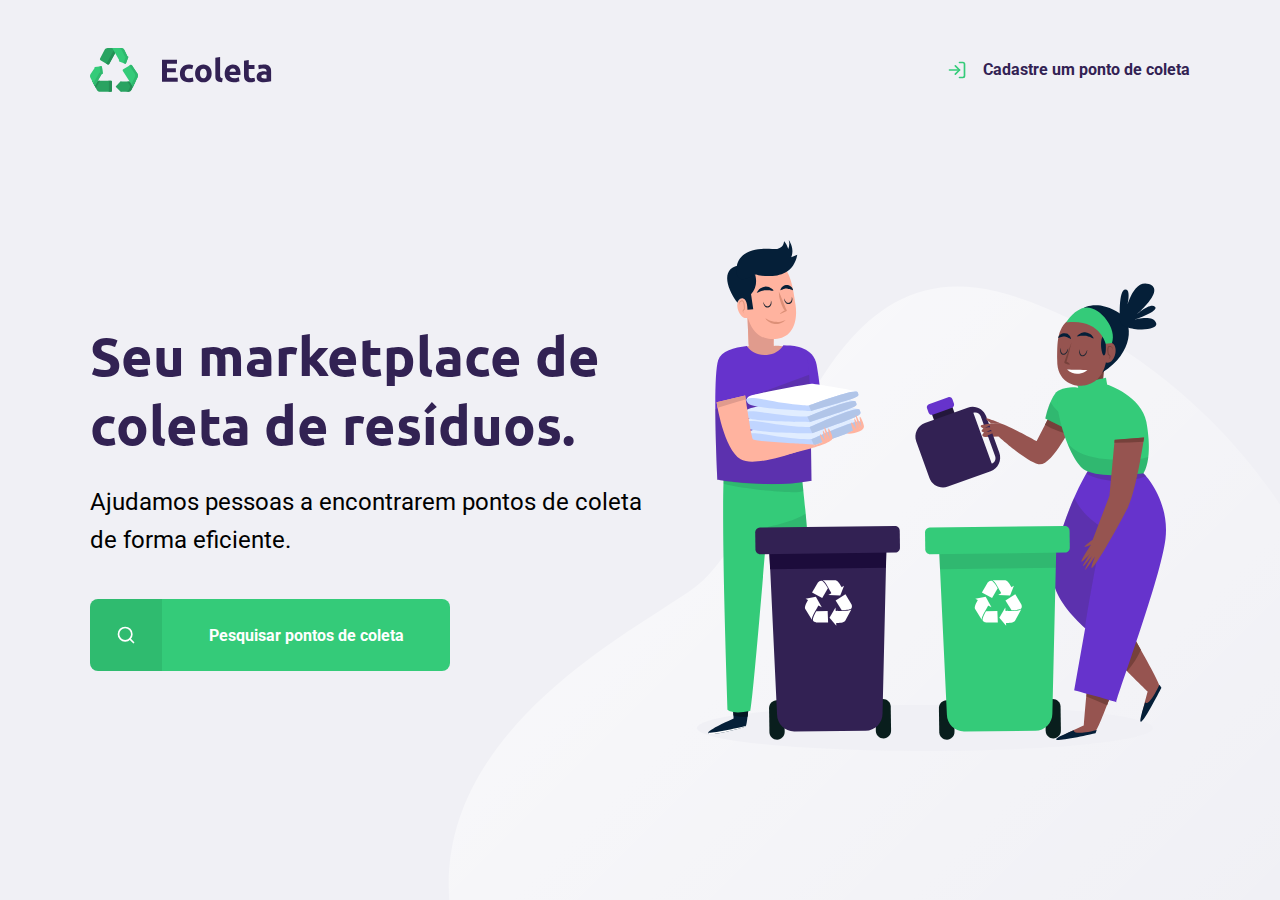
<file: index.html>
<!DOCTYPE html>
<html lang="pt_br">
    <head>
        <meta charset="UTF-8">
        <meta name="viewport" content="width=device-width, initial-scale=1.0">
        <title>Ecoleta</title>

        <link href="https://fonts.googleapis.com/css2?family=Roboto&family=Ubuntu:wght@700&display=swap" rel="stylesheet">

        <link rel="stylesheet" href="/styles/main.css">
        <link rel="stylesheet" href="/styles/home.css">
        <link rel="stylesheet" href="/styles/modal.css">

        <link rel="stylesheet" href="/styles/responsive.css">

    </head>
    <body>

        <div id="page-home">

            <div  class="content">
                <header>
                    <img src="/assets/logo.svg" alt="Logomarca">
                    <a href="/createPoint.html">
                        <span></span>
                        Cadastre um ponto de coleta
                    </a>
                </header>

                <main>
                    <h1 class="red">Seu marketplace de coleta de resíduos.</h1>
            
                    <p>Ajudamos pessoas a encontrarem pontos de coleta de forma eficiente.</p>
                
                    <a href="#">
                        <span></span>
                        <strong>Pesquisar pontos de coleta</strong>
                    </a>
                </main>
            </div>
        </div>  

        <div id="modal" class="hide">
            <div class="content">
                <div class="header">
                    <h1>Pontos de Coleta</h1>
                    <a href="#">Fechar</a>
                </div>
                <form action="searchResults.html">
                    <label for="search">Cidade</label>
                    <div class="search field">
                        <input type="text" name="search" placeholder="Pesquise por cidade">
                        <button>
                            <img src="/assets/search.svg" alt="Buscar">
                        </button>
                    </div>
                </form>
            </div>
        </div>
        <script src="scripts/index.js"></script>
    </body>
</html>
</file>
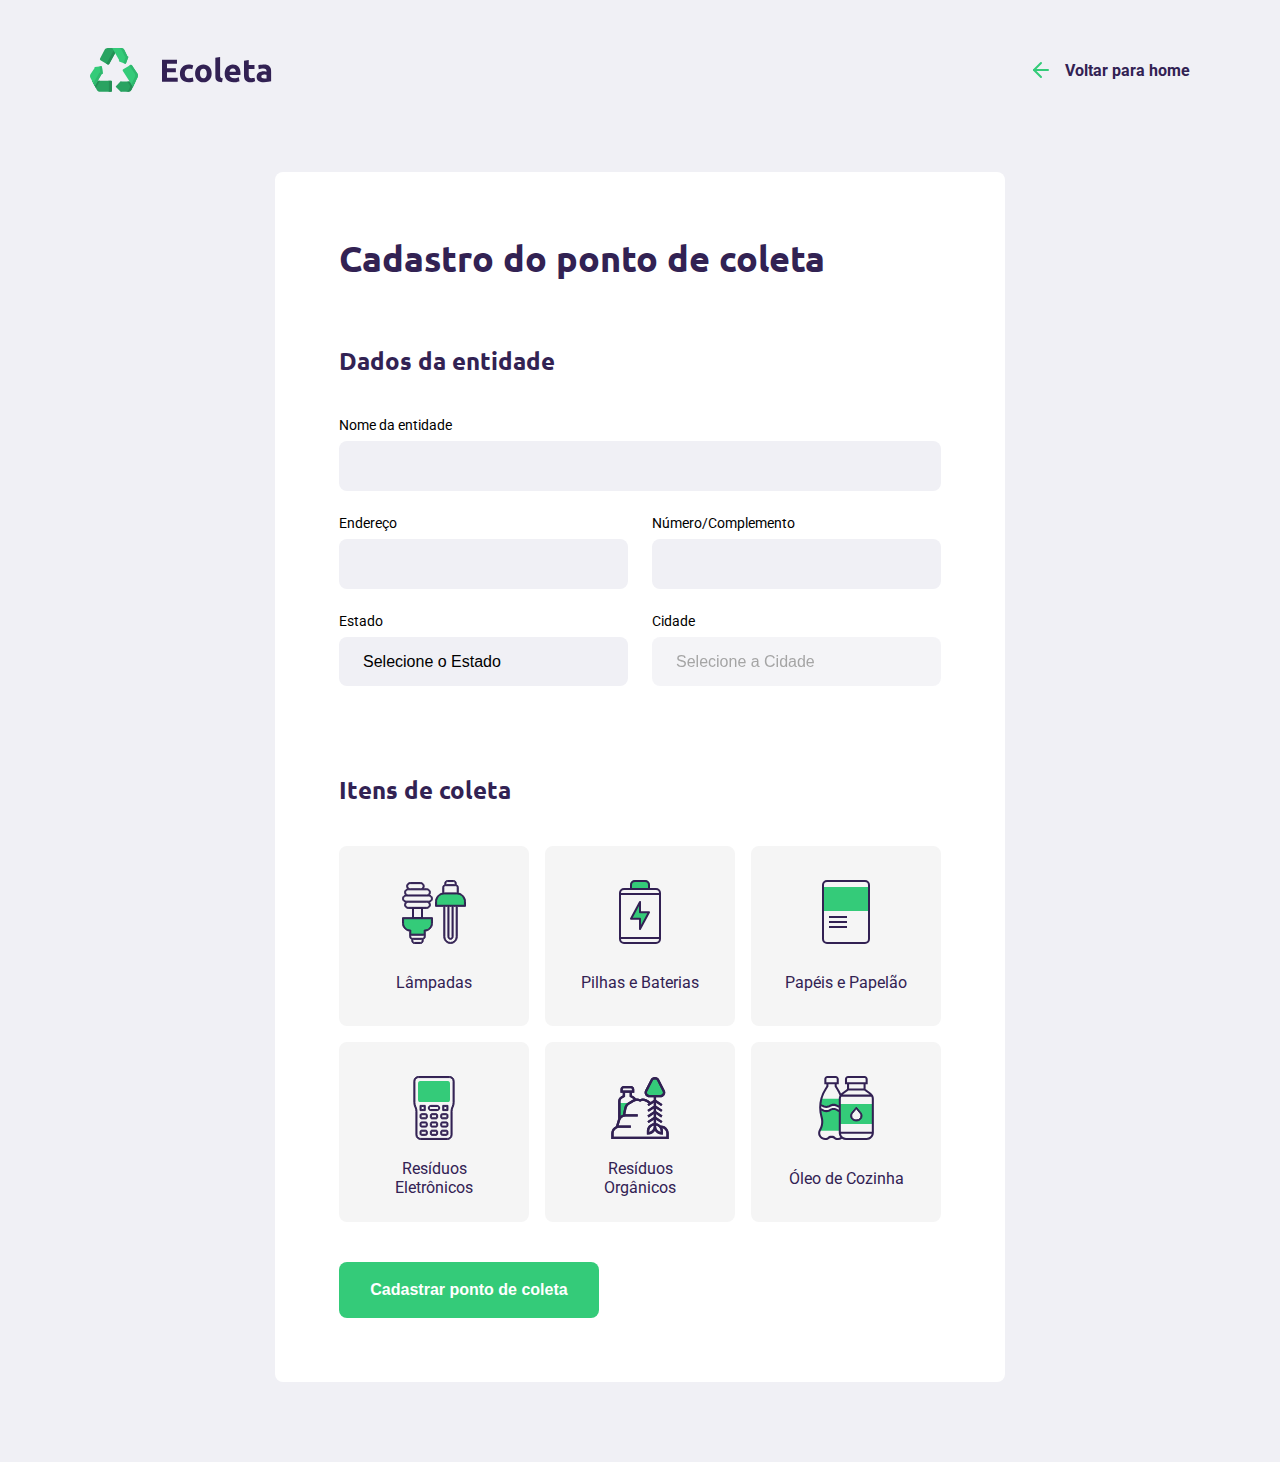
<file: createPoint.html>
<!DOCTYPE html>
<html lang="pt_br">
    <head>
        <meta charset="UTF-8">
        <meta name="viewport" content="width=device-width, initial-scale=1.0">
        <title>Cadastrar ponto de coleta</title>

        <link href="https://fonts.googleapis.com/css2?family=Roboto&family=Ubuntu:wght@700&display=swap" rel="stylesheet">

        <link rel="stylesheet" href="/styles/main.css">
        <link rel="stylesheet" href="/styles/createPoint.css">
        <link rel="stylesheet" href="/styles/responsive.css">

    </head>
    <body>
        <div id="page-createPoint">
            <header>
                <img src="/assets/logo.svg" alt="Logomarca">
                <a href="/">
                    <span></span>
                    Voltar para home
                </a>
            </header>

            <form action="">
                <h1>
                    Cadastro do ponto de coleta
                </h1>

                <fieldset>
                    <legend>
                        <h2>
                            Dados da entidade
                        </h2>
                    </legend>

                    <div class="field">
                        <label for="name">Nome da entidade</label>
                        <input type="text" name="name" required>
                    </div>

                    <div class="field-group">
                        <div class="field">
                            <label for="address">Endereço</label>
                            <input type="text" name="address" required>
                        </div>
                        <div class="field">
                            <label for="address2">Número/Complemento</label>
                            <input type="text" name="address2" required>
                        </div>
                    </div>

                    <div class="field-group">
                        <div class="field">
                            <label for="state">Estado</label>
                            <select name="uf" required>
                                <option value="">Selecione o Estado</option>
                            </select>

                            <input type="hidden" name="state">

                        </div>
                        <div class="field">
                            <label for="city">Cidade</label>
                            <select name="city" disabled required> 
                                <option value="">Selecione a Cidade</option>
                            </select>
                        </div>
                    </div>
                </fieldset>

                <fieldset>
                    <legend>
                        <h2>
                            Itens de coleta
                        </h2>
                    </legend>

                    <div class="items-grid">
                        <li data-id="1">
                            <img src="/assets/lampadas.svg" alt="Lâmpadas">
                            <span>Lâmpadas</span>
                        </li>
                        <li data-id="2">
                            <img src="/assets/baterias.svg" alt="Pilhas e Baterias">
                            <span>Pilhas e Baterias</span>
                        </li>
                        <li data-id="3">
                            <img src="/assets/papeis-papelao.svg" alt="Papéis e Papelão">
                            <span>Papéis e Papelão</span>
                        </li>
                        <li data-id="4">
                            <img src="/assets/eletronicos.svg" alt="Resíduos Eletrônicos">
                            <span>Resíduos Eletrônicos</span>
                        </li>
                        <li data-id="5">
                            <img src="/assets/organicos.svg" alt="Resíduos Orgânicos">
                            <span>Resíduos Orgânicos</span>
                        </li>
                        <li data-id="6">
                            <img src="/assets/oleo.svg" alt="Óleo de Cozinha">
                            <span>Óleo de Cozinha</span>
                        </li>
                    </div>

                    <input type="hidden" name="items">
                </fieldset>

                <button type="submit">
                    Cadastrar ponto de coleta
                </button>

            </form>
        </div>  

        <script src="/scripts/createPoint.js"></script>

    </body>
</html>
</file>
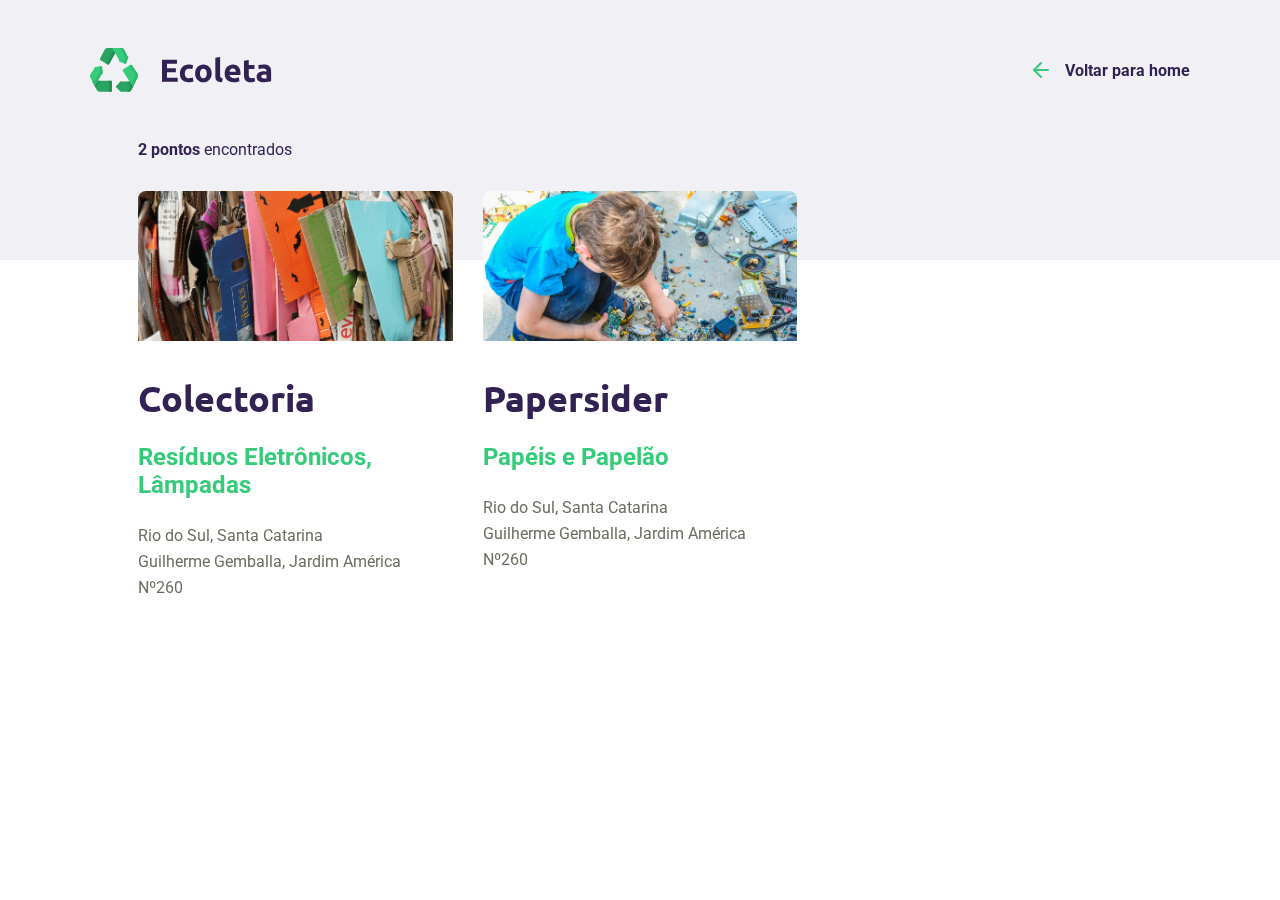
<file: searchResults.html>
<!DOCTYPE html>
<html lang="pt_br">
    <head>
        <meta charset="UTF-8">
        <meta name="viewport" content="width=device-width, initial-scale=1.0">
        <title>Resultado da pesquisa</title>

        <link href="https://fonts.googleapis.com/css2?family=Roboto&family=Ubuntu:wght@700&display=swap" rel="stylesheet">

        <link rel="stylesheet" href="/styles/main.css">
        <link rel="stylesheet" href="/styles/searchResults.css">

        <link rel="stylesheet" href="/styles/responsive.css">

    </head>
    <body>
        <div id="page-searchResults">
            <header>
                <img src="/assets/logo.svg" alt="Logomarca">
                <a href="/">
                    <span></span>
                    Voltar para home
                </a>
            </header>

            <main>
                <h4><strong>2 pontos</strong> encontrados</h4>
                <div class="cards">
                    <div class="card">
                        <img src="/assets/primeira.jpeg" alt="Colectoria">
                        <h1>Colectoria</h1>
                        <h3>Resíduos Eletrônicos, Lâmpadas</h3>
                        <p>
                            Rio do Sul, Santa Catarina<br/>
                            Guilherme Gemballa, Jardim América<br/>
                            Nº260
                        </p>
                    </div>
                    <div class="card">
                        <img src="/assets/segunda.jpeg" alt="Colectoria">
                        <h1>Papersider</h1> 
                        <h3>Papéis e Papelão</h3>
                        <p>
                            Rio do Sul, Santa Catarina<br/>
                            Guilherme Gemballa, Jardim América<br/>
                            Nº260
                        </p>
                    </div>
                </div>
            </main>
        </div>  
    </body>
</html>
</file>
<file: styles/main.css>
:root {
    --title-color: #322253;
    --primary-color: #34cb79;
}

* {
    margin: 0;
    padding: 0;
    box-sizing: border-box;
}

html {
    font-family: Roboto, sans-serif;
}

body {
    background: #f0f0f5;
    -webkit-font-smoothing: antialiased;
}

a {
    text-decoration: none;
}

h1,h2,h3,h4,h5,h6 {
    color: var(--title-color);
    font-family: Ubuntu, sans-serif;
}
</file>
<file: styles/home.css>
#page-home {
    height: 100vh;
    background: url('../assets/home-background.svg') no-repeat;
    background-position: 35vw bottom;
}

#page-home .content {
    width: 90%;
    max-width: 1100px;
    margin: 0 auto;
    display: flex;
    flex-direction: column;
    height: 100%;
}

#page-home header {
    margin-top: 48px;
    display: flex;
    align-items: center;
    justify-content: space-between;
}

#page-home header a {
    display: flex;
    color: var(--title-color);
    font-weight: 700;
    text-decoration: none;
}

#page-home header a span {
    margin-right: 16px;
    display: flex;
    background-image: url('../assets/log-in.svg');
    width: 20px;
    height: 20px;
}

#page-home main {
    max-width: 560px;
    flex: 1;
    display: flex;
    flex-direction: column;
    justify-content: center;
}

#page-home main h1 {
    font-size: 54px;
    margin-top: 0px;
}

#page-home main p {
    font-size: 24px;
    line-height: 38px;
    margin-top: 24px;
}

#page-home main a {
    width: 100%;
    max-width: 360px;
    background-color: var(--primary-color);
    height: 72px;
    border-radius: 8px;
    display: flex;
    align-items: center;
    margin-top: 40px;
    transition: 400ms;
}
#page-home main a:hover {
    background-color: #2fb86e;
}

#page-home main a span {
    width: 72px;
    height: 72px;
    background-color: rgba(0, 0, 0, 0.08);
    border-top-left-radius: 8px;
    border-bottom-left-radius: 8px;
    display: flex;
    align-items: center;
    justify-content: center;
}
#page-home main a span::after {
    content: "";
    background-image: url(../assets/search.svg);
    width: 20px;
    height: 20px;
}

#page-home main a strong {
    color: white;
    flex: 1;
    text-align: center;
}
</file>
<file: styles/modal.css>
#modal  {
    background-color: #0E0A14ef;
    height: 100vh;
    width: 100vw;
    position: fixed;
    top: 0;
    display: flex;
    justify-content: center;
    align-items: center;
    transition: 400ms;
}

#modal.hide {
    display: none;
}

#modal .content {
    color: white;
    width: 420px;
}

#modal .header {
    display: flex;
    align-items: center;
    justify-content: space-between;
    margin-bottom: 48px;
}

#modal .header a {
    background-image: url(../assets/x.svg);
    width: 20px;
    height: 20px;
    display: flex;
    font-size: 0.01px;
}

#modal .header h1 {
    color: white;
    font-size: 36px;
    line-height: 42px;
}

#modal form label {
    font-size: 14px;
    line-height: 16px;
    display: block;
    margin-bottom: 8px;
}

#modal form .field {
    display: flex;
}

#modal form input {
    flex: 1;
    background-color: #F0F0F5;
    border-radius: 8px 0 0 8px;
    border: 0;
    padding: 16px 24px;
    font-size: 16px;
    color: #6c6c80;
}

#modal form button {
    width: 72px;
    height: 72px;
    background-color: var(--primary-color);
    border: 0;
    border-radius:  0 8px 8px 0;
}

#modal form button:hover {
    background-color: #2fb86e;
}
</file>
<file: styles/responsive.css>
@media (max-width: 900px) {
    #page-home {
        background-position-x: 70vw;
    }
    #page-home .content {
        align-items: center;
        text-align: center;
    }
    #page-home header a {
        position: absolute;
        bottom: 48px;
        left:50%;
        transform: translateX(-50%);
    }
    #page-home main {
        align-items: center;
    }

    #page-searchResults .cards {
        grid-template-columns: 1fr;
    }
}

@media (min-width:1700px) {
    #page-home {
        background-position-x: 40vw;
    }
}

@media (max-height:760px) {
    #page-home {
        background-position-y: 200px;
    }
}
</file>
<file: styles/createPoint.css>
#page-createPoint {
    width: 90%;
    max-width: 1100px;
    margin: 0 auto;
}

#page-createPoint header {
    display: flex;
    justify-content: space-between;
    align-items: center;
    margin-top:48px;
}

#page-createPoint header a {
    color: var(--title-color);
    font-weight: bold;
    display: flex;
    align-items: center;
}

#page-createPoint header a span {
    background-image: url(../assets/arrow-left.svg);
    width: 20px;
    height: 24px;
    display: flex;
    margin-right: 16px;
}

form {
    background-color: white;
    padding: 64px;
    border-radius: 8px;
    max-width: 730px;
    margin: 80px auto;

}

form h1 {
    font-size: 36px;
}

form fieldset {
    margin-top: 64px;
    border: 0;
}

form legend {
    margin-bottom: 40px;
}

form legend h2 {
    font-size: 24px;
}

form .field {
    display: flex;
    flex-direction: column;
    margin-bottom: 24px;
    flex: 1;
}

form .field-group {
    display: flex;
}

form input,
form select {
    background-color: #f0f0f5;
    border: 0;
    padding: 16px 24px;
    font-size: 16px;
    border-radius: 8px;
}

form select {
    -webkit-appearance: none;
    -moz-appearance: none;
    appearance: none; 
}

form label {
    font-size: 14px;
    margin-bottom: 8px;
}

form .field-group .field + .field {
    margin-left: 24px;
}

form button {
    width: 260px;
    height: 56px;
    background-color: var(--primary-color);
    border-radius: 8px;
    color: white;
    font-weight: bold;
    font-size: 16px;
    border: 0;
    margin-top: 40px;
    transition: background-color 400ms;
}

form button:hover {
    background-color: #2fb86e;
}

.items-grid {
    display: grid;
    grid-template-columns: 1fr 1fr 1fr;
    gap: 16px;
}

.items-grid li {
    background-color: #f5f5f5;
    list-style: none;
    border: 2px solid #f5f5f5;
    height: 180px;
    border-radius: 8px;
    padding: 32px 24px 16px;
    display: flex;
    flex-direction: column;
    align-items: center;
    justify-content: space-between;
    text-align: center;
    cursor: pointer;
}

.items-grid li span {
    flex: 1;
    display: flex;
    align-items: center;
    color: var(--title-color);
    margin-top: 12px;
}

.items-grid li.selected {
    background: #e1faec;
    border: 2px solid #34cb79;
}

.items-grid li img,
.items-grid li span{
    pointer-events: none;
}
</file>
<file: styles/searchResults.css>
body::after {
    content: "";
    position: fixed;
    background: white;
    top: 260px;
    right: 0;
    left: 0;
    bottom: 0;
    z-index: -1;
}

#page-searchResults {
    width: 90%;
    max-width: 1100px;
    margin: 0 auto;
}

#page-searchResults header {
    display: flex;
    justify-content: space-between;
    align-items: center;
    margin-top:48px;
}

#page-searchResults header a {
    color: var(--title-color);
    font-weight: bold;
    display: flex;
    align-items: center;
}

#page-searchResults header a span {
    background-image: url(../assets/arrow-left.svg);
    width: 20px;
    height: 24px;
    display: flex;
    margin-right: 16px;
}

main {
    margin: 48px;
}

main h4 {
    font-weight: normal;
    font-family: Roboto, sans-serif;
    margin-bottom: 32px;
}

main .cards {
    display: grid;
    grid-template-columns: 1fr 1fr 1fr;
    gap: 30px;
}

main .card img {
    width: 100%;
    height: 150px;
    border-radius: 8px 8px 0 0;
    object-fit: cover;
}

main .card h1 {
    margin-top: 32px;
    font-size: 36px;
    line-height: 42px;
    color: #322153;
}

main .card h3 {
    margin: 24px 0;
    font-family: Roboto, sans-serif;
    font-weight: bold;
    font-size: 24px;
    color: var(--primary-color);
}

main .card p {
    font-size: 16px;
    color: #6C6C60;
    line-height: 26px;
}
</file>
